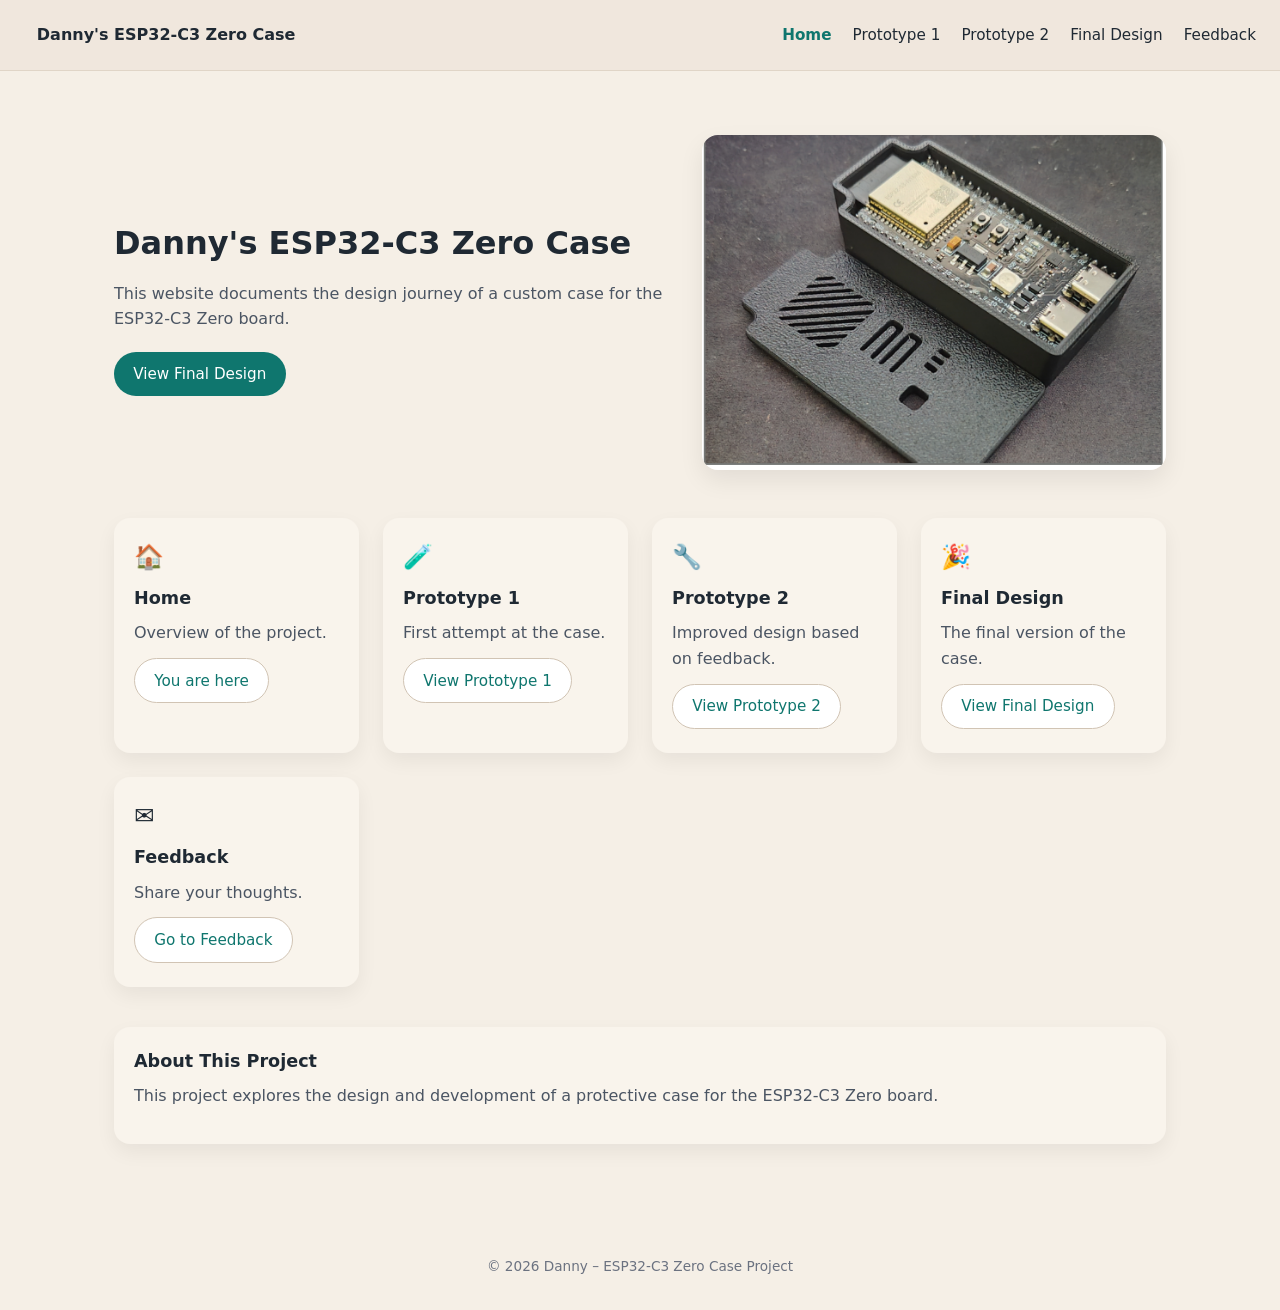
<file: index.html>
<!DOCTYPE html>
<html lang="en">
<head>
    <meta charset="UTF-8">
    <title>Danny's ESP32-C3 Zero Case</title>
    <link rel="stylesheet" href="style.css">
</head>
<body>
<header class="site-header">
    <a href="index.html" class="logo">Danny's ESP32-C3 Zero Case</a>
    <nav class="nav-links">
        <a href="index.html" class="active">Home</a>
        <a href="prototype1.html">Prototype 1</a>
        <a href="prototype2.html">Prototype 2</a>
        <a href="final.html">Final Design</a>
        <a href="feedback.html">Feedback</a>
    </nav>
</header>

<main class="container">
    <section class="hero">
        <div class="hero-text">
            <h1>Danny's ESP32-C3 Zero Case</h1>
            <p>This website documents the design journey of a custom case for the ESP32-C3 Zero board.</p>
            <a href="final.html" class="btn-primary">View Final Design</a>
        </div>

        <div class="hero-image">
            <img src="images/homepageimage.png" alt="ESP32-C3 Zero case concept">
        </div>
    </section>

    <section class="card-grid">
        <div class="card">
            <div class="card-icon">🏠</div>
            <h2>Home</h2>
            <p>Overview of the project.</p>
            <a href="index.html" class="btn-secondary">You are here</a>
        </div>

        <div class="card">
            <div class="card-icon">🧪</div>
            <h2>Prototype 1</h2>
            <p>First attempt at the case.</p>
            <a href="prototype1.html" class="btn-secondary">View Prototype 1</a>
        </div>

        <div class="card">
            <div class="card-icon">🔧</div>
            <h2>Prototype 2</h2>
            <p>Improved design based on feedback.</p>
            <a href="prototype2.html" class="btn-secondary">View Prototype 2</a>
        </div>

        <div class="card">
            <div class="card-icon">🎉</div>
            <h2>Final Design</h2>
            <p>The final version of the case.</p>
            <a href="final.html" class="btn-secondary">View Final Design</a>
        </div>

        <div class="card">
            <div class="card-icon">✉️</div>
            <h2>Feedback</h2>
            <p>Share your thoughts.</p>
            <a href="feedback.html" class="btn-secondary">Go to Feedback</a>
        </div>
    </section>

    <section class="card about-card">
        <h2>About This Project</h2>
        <p>This project explores the design and development of a protective case for the ESP32-C3 Zero board.</p>
    </section>
</main>

<footer class="site-footer">
    <p>&copy; 2026 Danny – ESP32-C3 Zero Case Project</p>
</footer>
</body>
</html>
</file>
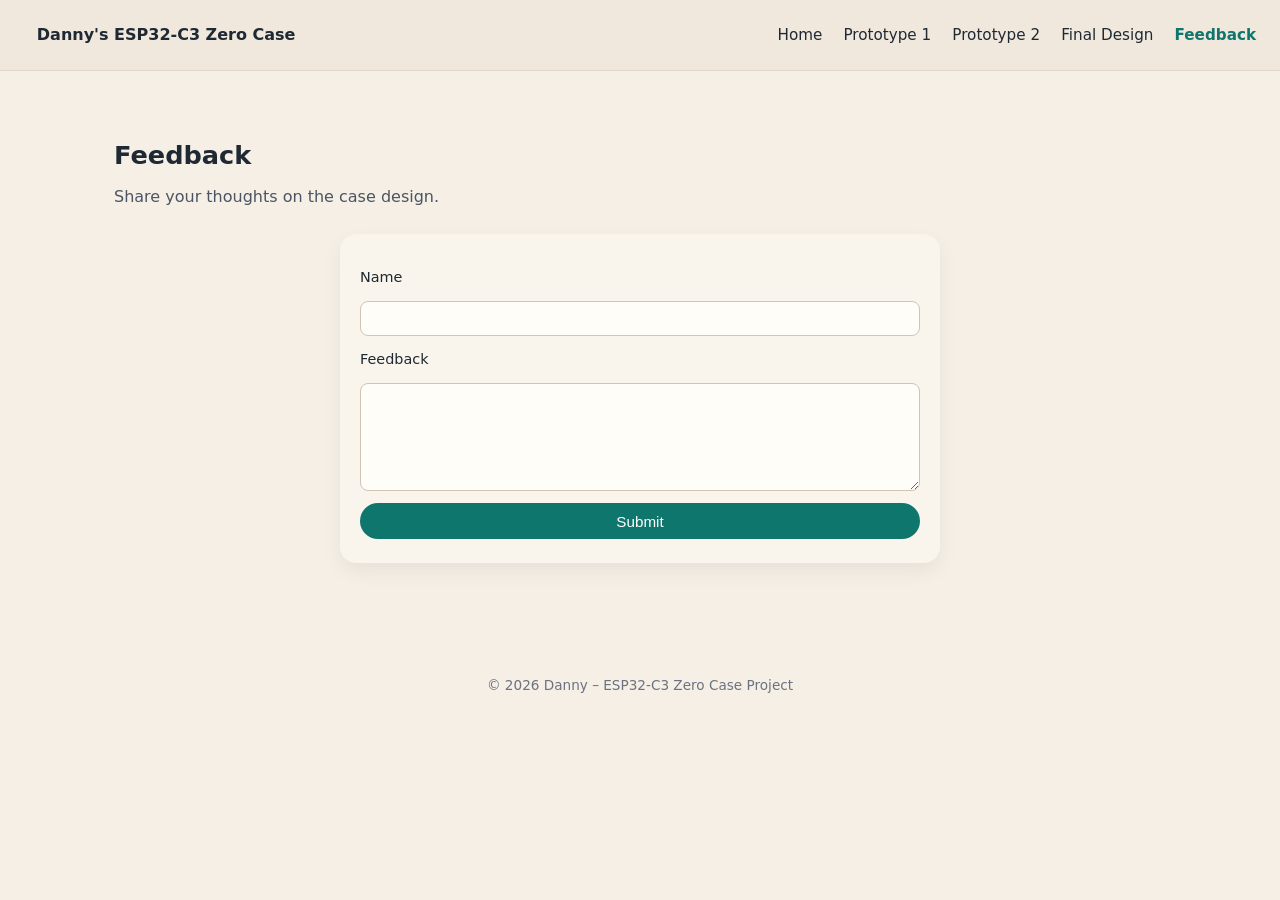
<file: feedback.html>
<!DOCTYPE html>
<html lang="en">
<head>
    <meta charset="UTF-8">
    <title>Feedback</title>
    <link rel="stylesheet" href="style.css">
</head>
<body>

<header class="site-header">
    <a href="index.html" class="logo">Danny's ESP32-C3 Zero Case</a>
    <nav class="nav-links">
        <a href="index.html">Home</a>
        <a href="prototype1.html">Prototype 1</a>
        <a href="prototype2.html">Prototype 2</a>
        <a href="final.html">Final Design</a>
        <a href="feedback.html" class="active">Feedback</a>
    </nav>
</header>

<main class="container">
    <section class="page-heading">
        <h1>Feedback</h1>
        <p>Share your thoughts on the case design.</p>
    </section>

    <section class="card feedback-card">
        <form class="feedback-form">
            <label>Name</label>
            <input type="text">

            <label>Feedback</label>
            <textarea rows="5"></textarea>

            <button class="btn-primary">Submit</button>
        </form>
    </section>
</main>

<footer class="site-footer">
    <p>&copy; 2026 Danny – ESP32-C3 Zero Case Project</p>
</footer>

</body>
</html>
</file>
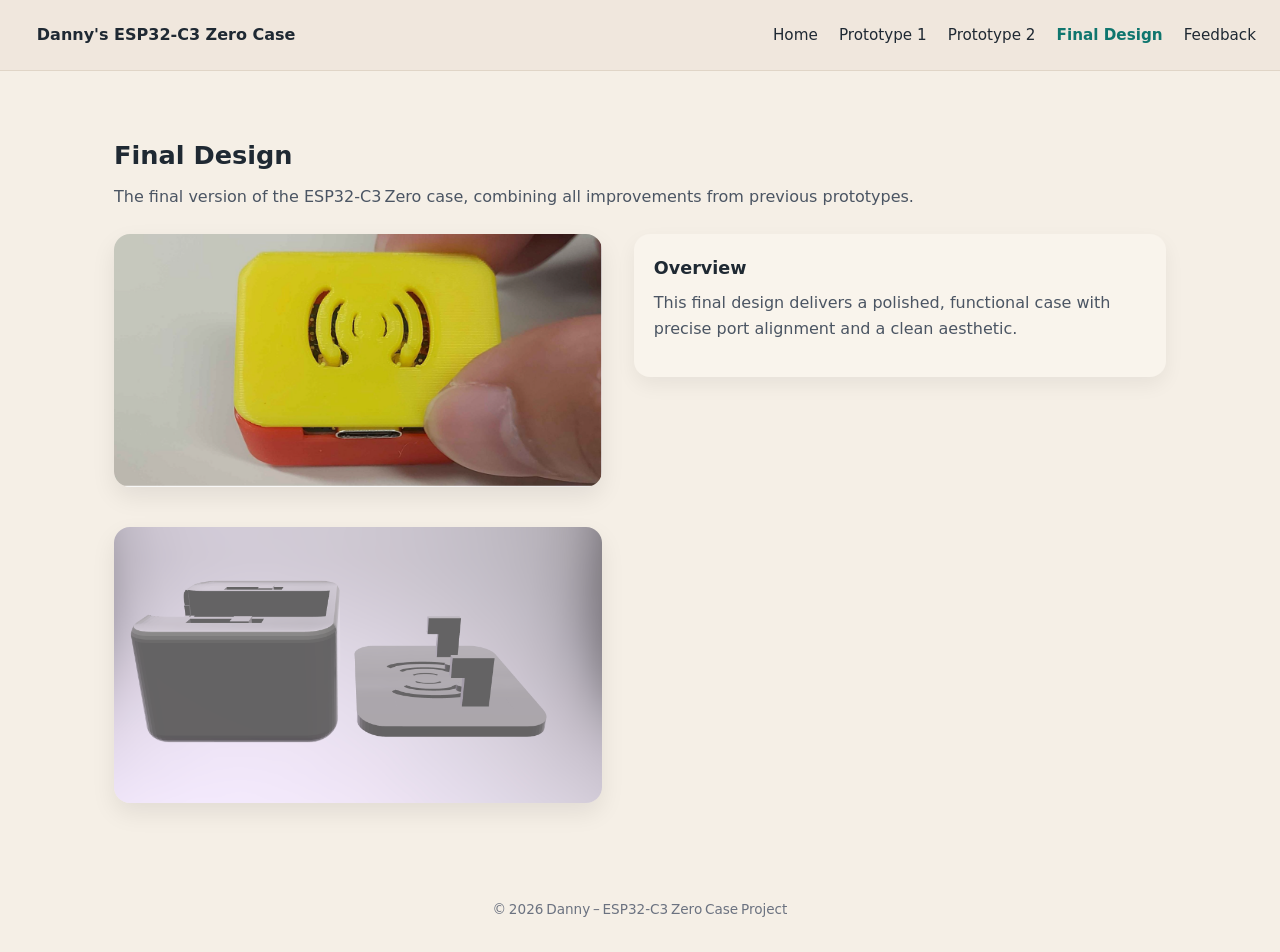
<file: final.html>
<!DOCTYPE html>
<html lang="en">
<head>
    <meta charset="UTF-8">
    <title>Final Design</title>
    <link rel="stylesheet" href="style.css">
</head>
<body>

<header class="site-header">
    <a href="index.html" class="logo">Danny's ESP32-C3 Zero Case</a>
    <nav class="nav-links">
        <a href="index.html">Home</a>
        <a href="prototype1.html">Prototype 1</a>
        <a href="prototype2.html">Prototype 2</a>
        <a href="final.html" class="active">Final Design</a>
        <a href="feedback.html">Feedback</a>
    </nav>
</header>

<main class="container">
    <section class="page-heading">
        <h1>Final Design</h1>
        <p>The final version of the ESP32‑C3 Zero case, combining all improvements from previous prototypes.</p>
    </section>

    <section class="image-and-card">
        <div class="prototype-image">
            <img src="images/finaldesignimage.png" alt="Final Design photo">
            <img class="stl-image" src="images/finaldesignstlimage.png" alt="Final Design STL render">
        </div>

        <div class="card">
            <h2>Overview</h2>
            <p>This final design delivers a polished, functional case with precise port alignment and a clean aesthetic.</p>
        </div>
    </section>
</main>

<footer class="site-footer">
    <p>&copy; 2026 Danny – ESP32‑C3 Zero Case Project</p>
</footer>

</body>
</html>
</file>
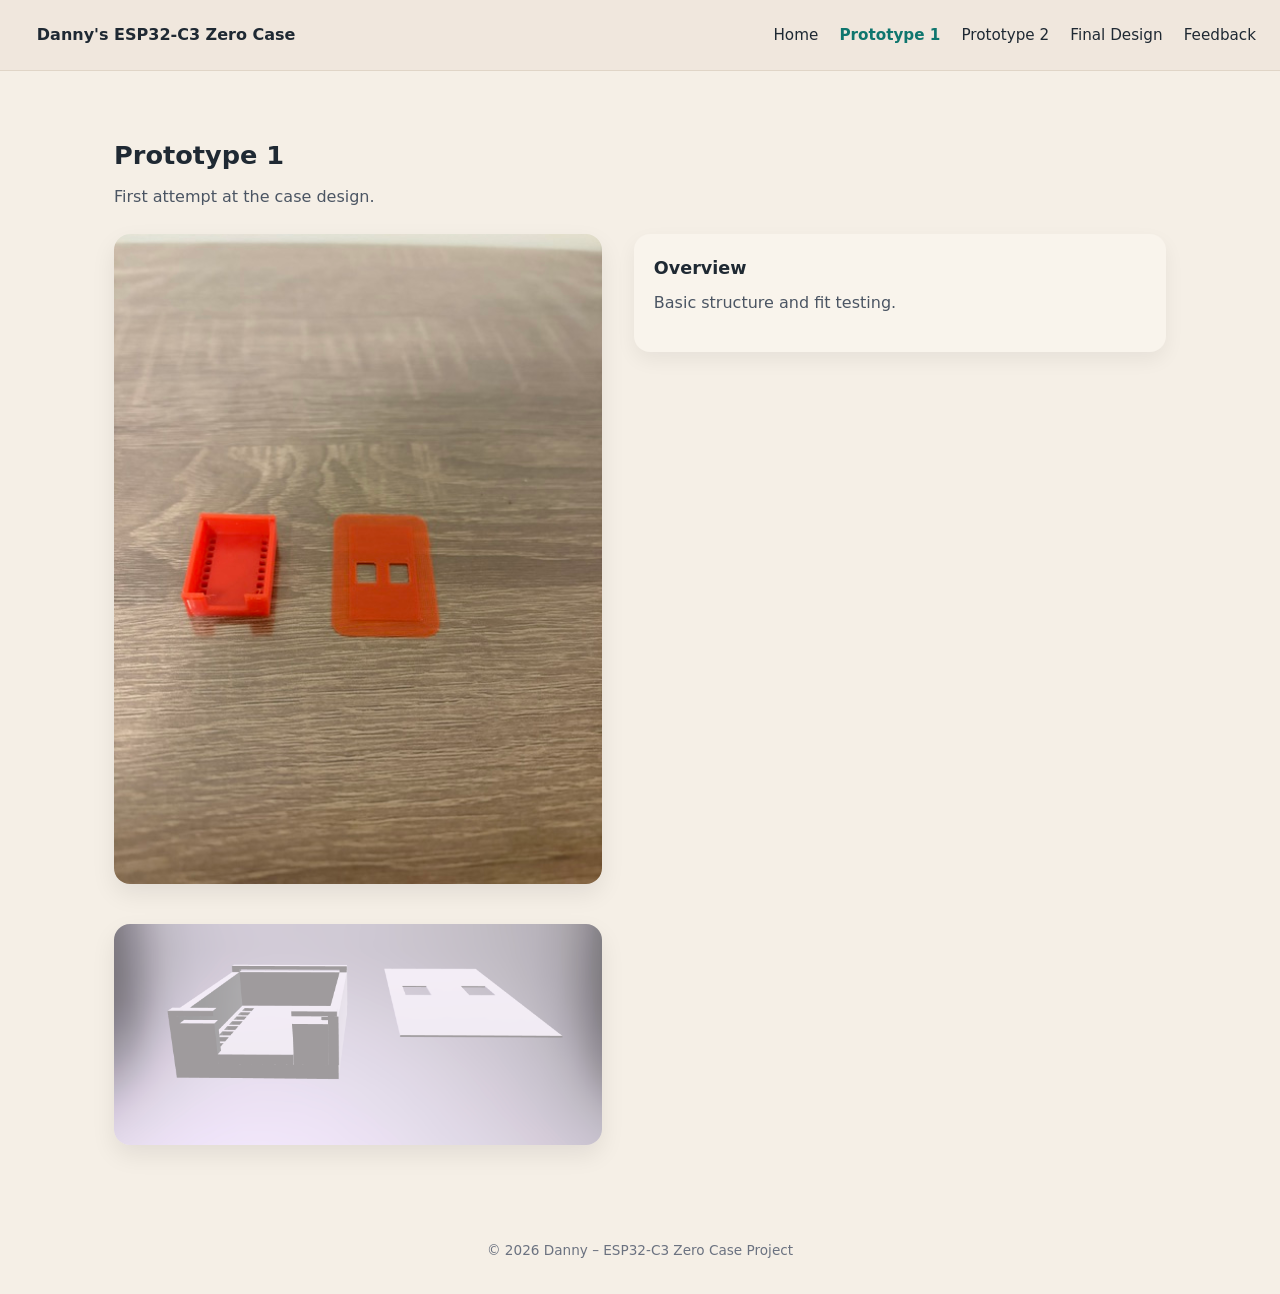
<file: prototype1.html>
<!DOCTYPE html>
<html lang="en">
<head>
    <meta charset="UTF-8">
    <title>Prototype 1</title>
    <link rel="stylesheet" href="style.css">
</head>
<body>

<header class="site-header">
    <a href="index.html" class="logo">Danny's ESP32-C3 Zero Case</a>
    <nav class="nav-links">
        <a href="index.html">Home</a>
        <a href="prototype1.html" class="active">Prototype 1</a>
        <a href="prototype2.html">Prototype 2</a>
        <a href="final.html">Final Design</a>
        <a href="feedback.html">Feedback</a>
    </nav>
</header>

<main class="container">
    <section class="page-heading">
        <h1>Prototype 1</h1>
        <p>First attempt at the case design.</p>
    </section>

    <section class="image-and-card">
        <div class="prototype-image">
            <img src="images/prototype1image.jpeg" alt="Prototype 1">
            <img class="stl-image" src="images/prototype1stlimage.png" alt="Prototype 1 STL">
        </div>

        <div class="card">
            <h2>Overview</h2>
            <p>Basic structure and fit testing.</p>
        </div>
    </section>
</main>

<footer class="site-footer">
    <p>&copy; 2026 Danny – ESP32-C3 Zero Case Project</p>
</footer>

</body>
</html>
</file>
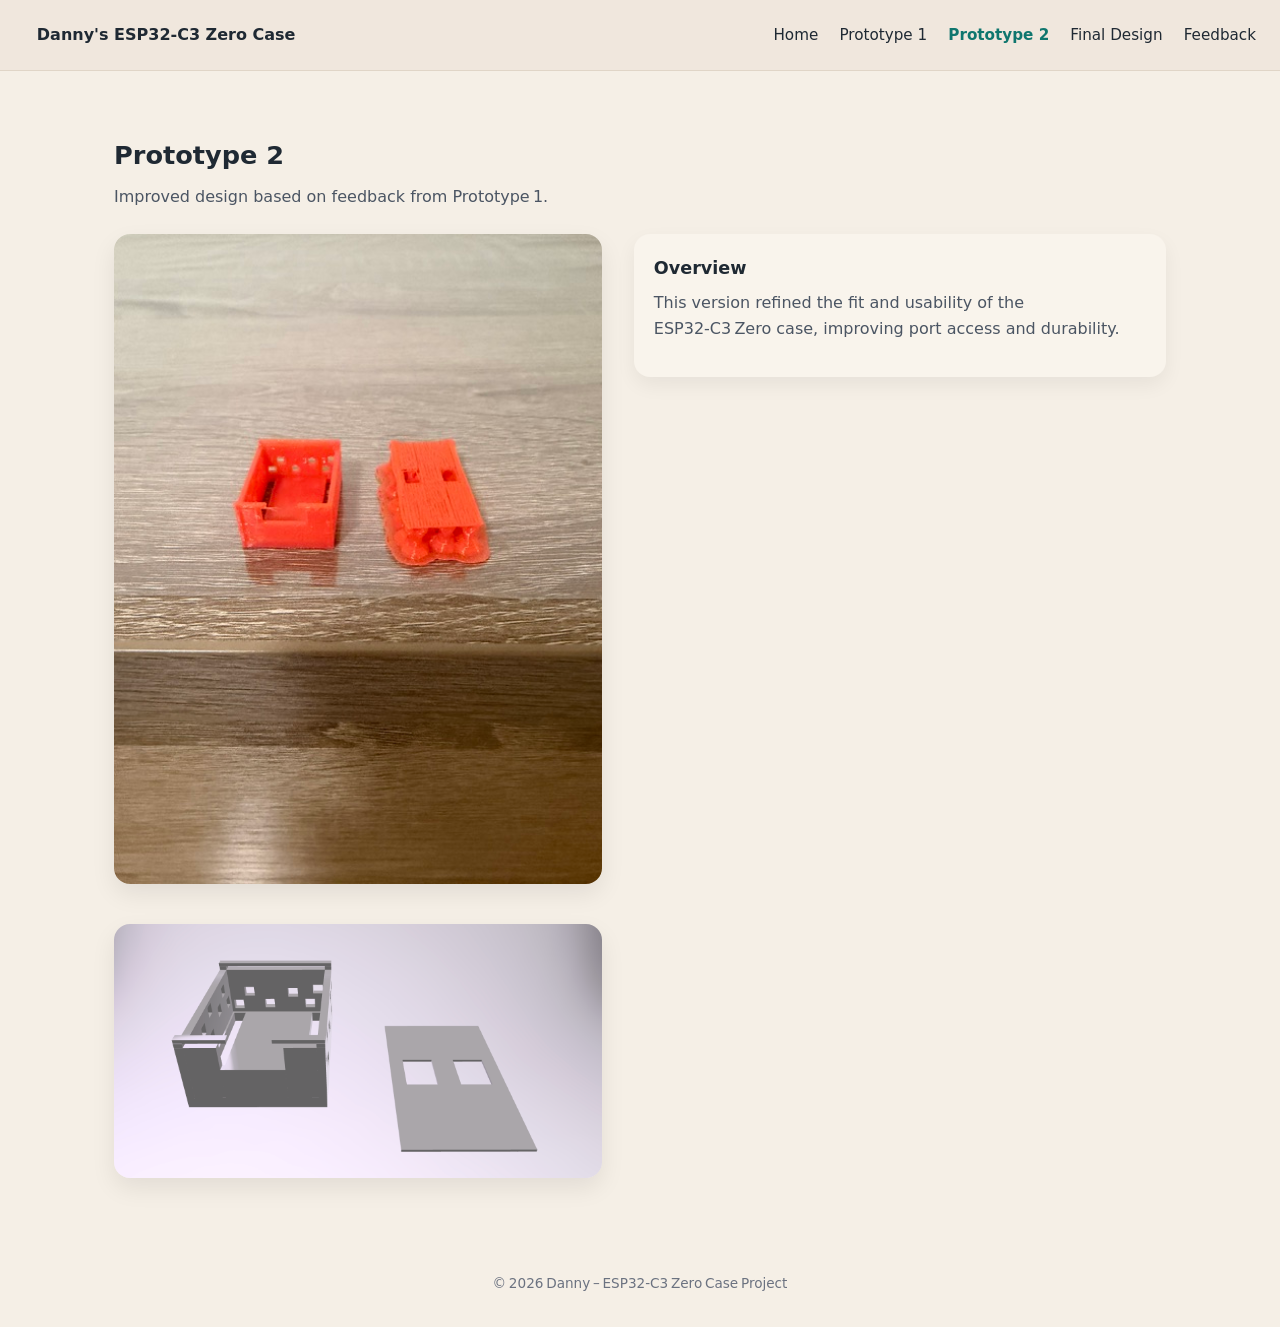
<file: prototype2.html>
<!DOCTYPE html>
<html lang="en">
<head>
    <meta charset="UTF-8">
    <title>Prototype 2</title>
    <link rel="stylesheet" href="style.css">
</head>
<body>

<header class="site-header">
    <a href="index.html" class="logo">Danny's ESP32-C3 Zero Case</a>
    <nav class="nav-links">
        <a href="index.html">Home</a>
        <a href="prototype1.html">Prototype 1</a>
        <a href="prototype2.html" class="active">Prototype 2</a>
        <a href="final.html">Final Design</a>
        <a href="feedback.html">Feedback</a>
    </nav>
</header>

<main class="container">
    <section class="page-heading">
        <h1>Prototype 2</h1>
        <p>Improved design based on feedback from Prototype 1.</p>
    </section>

    <section class="image-and-card">
        <div class="prototype-image">
            <img src="images/prototype2image.jpeg" alt="Prototype 2 photo">
            <img class="stl-image" src="images/prototype2stlimage.png" alt="Prototype 2 STL render">
        </div>

        <div class="card">
            <h2>Overview</h2>
            <p>This version refined the fit and usability of the ESP32‑C3 Zero case, improving port access and durability.</p>
        </div>
    </section>
</main>

<footer class="site-footer">
    <p>&copy; 2026 Danny – ESP32‑C3 Zero Case Project</p>
</footer>

</body>
</html>
</file>
<file: style.css>
/* Base styles */
* {
    box-sizing: border-box;
    margin: 0;
    padding: 0;
}

body {
    font-family: system-ui, -apple-system, BlinkMacSystemFont, "Segoe UI", sans-serif;
    background-color: #f5efe6; /* light beige */
    color: #1f2933; /* dark navy-ish */
    line-height: 1.6;
}

/* Layout */
.container {
    max-width: 1100px;
    margin: 0 auto;
    padding: 2rem 1.5rem 3rem;
}

/* Header */
.site-header {
    display: flex;
    justify-content: space-between;
    align-items: center;
    padding: 1rem 1.5rem;
    background-color: #f0e7dd;
    border-bottom: 1px solid #e0d5c7;
}

/* CLICKABLE LOGO BUTTON */
.logo {
    font-weight: 700;
    font-size: 1rem;
    color: #1f2933;
    text-decoration: none;
    padding: 0.4rem 0.8rem;
    border-radius: 0.5rem;
}

.logo:hover {
    background-color: #e8dfd4;
}

.nav-links a {
    margin-left: 1rem;
    text-decoration: none;
    color: #1f2933;
    font-size: 0.95rem;
}

.nav-links a:hover {
    color: #0f766e; /* teal accent */
}

.nav-links a.active {
    font-weight: 600;
    color: #0f766e;
}

/* Hero */
.hero {
    display: grid;
    grid-template-columns: minmax(0, 1.2fr) minmax(0, 1fr);
    gap: 2rem;
    align-items: center;
    margin-top: 2rem;
    margin-bottom: 2.5rem;
}

.hero-text h1 {
    font-size: 2rem;
    margin-bottom: 0.75rem;
}

.hero-text p {
    margin-bottom: 1.25rem;
    color: #4b5563;
}

.hero-image img {
    width: 100%;
    border-radius: 1rem;
    box-shadow: 0 10px 25px rgba(0, 0, 0, 0.08);
    object-fit: cover;
}

/* Buttons */
.btn-primary,
.btn-secondary {
    display: inline-block;
    padding: 0.6rem 1.2rem;
    border-radius: 999px;
    border: none;
    cursor: pointer;
    font-size: 0.95rem;
    text-decoration: none;
}

.btn-primary {
    background-color: #0f766e;
    color: #ffffff;
}

.btn-primary:hover {
    background-color: #115e59;
}

.btn-secondary {
    background-color: #ffffff;
    color: #0f766e;
    border: 1px solid #d1c4b4;
}

.btn-secondary:hover {
    background-color: #f9f4ec;
}

/* Cards */
.card-grid {
    display: grid;
    grid-template-columns: repeat(auto-fit, minmax(220px, 1fr));
    gap: 1.5rem;
    margin-bottom: 2.5rem;
}

.card {
    background-color: #f9f4ec;
    border-radius: 1rem;
    padding: 1.25rem 1.25rem 1.5rem;
    box-shadow: 0 8px 20px rgba(0, 0, 0, 0.06);
}

.card h2 {
    margin-bottom: 0.5rem;
    font-size: 1.1rem;
}

.card p {
    margin-bottom: 0.75rem;
    color: #4b5563;
}

.card-icon {
    font-size: 1.5rem;
    margin-bottom: 0.5rem;
}

/* About card */
.about-card {
    margin-bottom: 2.5rem;
}

/* Page headings */
.page-heading {
    margin-top: 2rem;
    margin-bottom: 1.5rem;
}

.page-heading h1 {
    font-size: 1.6rem;
    margin-bottom: 0.5rem;
}

.page-heading p {
    color: #4b5563;
}

/* Prototype layout */
.image-and-card {
    display: grid;
    grid-template-columns: minmax(0, 1.1fr) minmax(0, 1.2fr);
    gap: 2rem;
    align-items: flex-start;
}

.prototype-image img {
    width: 100%;
    border-radius: 1rem;
    box-shadow: 0 10px 25px rgba(0, 0, 0, 0.08);
    object-fit: cover;
    margin-bottom: 1rem;
}

/* ⭐ NEW — STL IMAGE STYLE */
.stl-image {
    margin-top: 1rem;
    border-radius: 1rem;
    width: 100%;
    box-shadow: 0 10px 25px rgba(0, 0, 0, 0.08);
}

/* Lists inside cards */
.card h3 {
    margin-top: 1rem;
    margin-bottom: 0.5rem;
    font-size: 1rem;
}

.card ul {
    margin-left: 1.2rem;
    margin-bottom: 0.5rem;
}

.card ul li {
    margin-bottom: 0.3rem;
}

/* Feedback form */
.feedback-card {
    max-width: 600px;
    margin: 0 auto 2.5rem;
}

.feedback-form {
    display: flex;
    flex-direction: column;
    gap: 0.75rem;
    margin-top: 0.75rem;
}

.feedback-form label {
    font-size: 0.9rem;
    font-weight: 500;
}

.feedback-form input,
.feedback-form textarea {
    padding: 0.5rem 0.75rem;
    border-radius: 0.5rem;
    border: 1px solid #d1c4b4;
    font-size: 0.95rem;
    background-color: #fffdf8;
}

.feedback-form input:focus,
.feedback-form textarea:focus {
    outline: none;
    border-color: #0f766e;
    box-shadow: 0 0 0 1px rgba(15, 118, 110, 0.2);
}

.feedback-note {
    margin-top: 0.75rem;
    font-size: 0.85rem;
    color: #6b7280;
}

/* Footer */
.site-footer {
    text-align: center;
    padding: 1.5rem 1rem 2rem;
    font-size: 0.85rem;
    color: #6b7280;
}

/* Responsive tweaks */
@media (max-width: 800px) {
    .hero {
        grid-template-columns: 1fr;
    }

    .image-and-card {
        grid-template-columns: 1fr;
    }

    .site-header {
        flex-direction: column;
        align-items: flex-start;
        gap: 0.5rem;
    }

    .nav-links a {
        margin-left: 0;
        margin-right: 0.75rem;
    }
}
</file>
